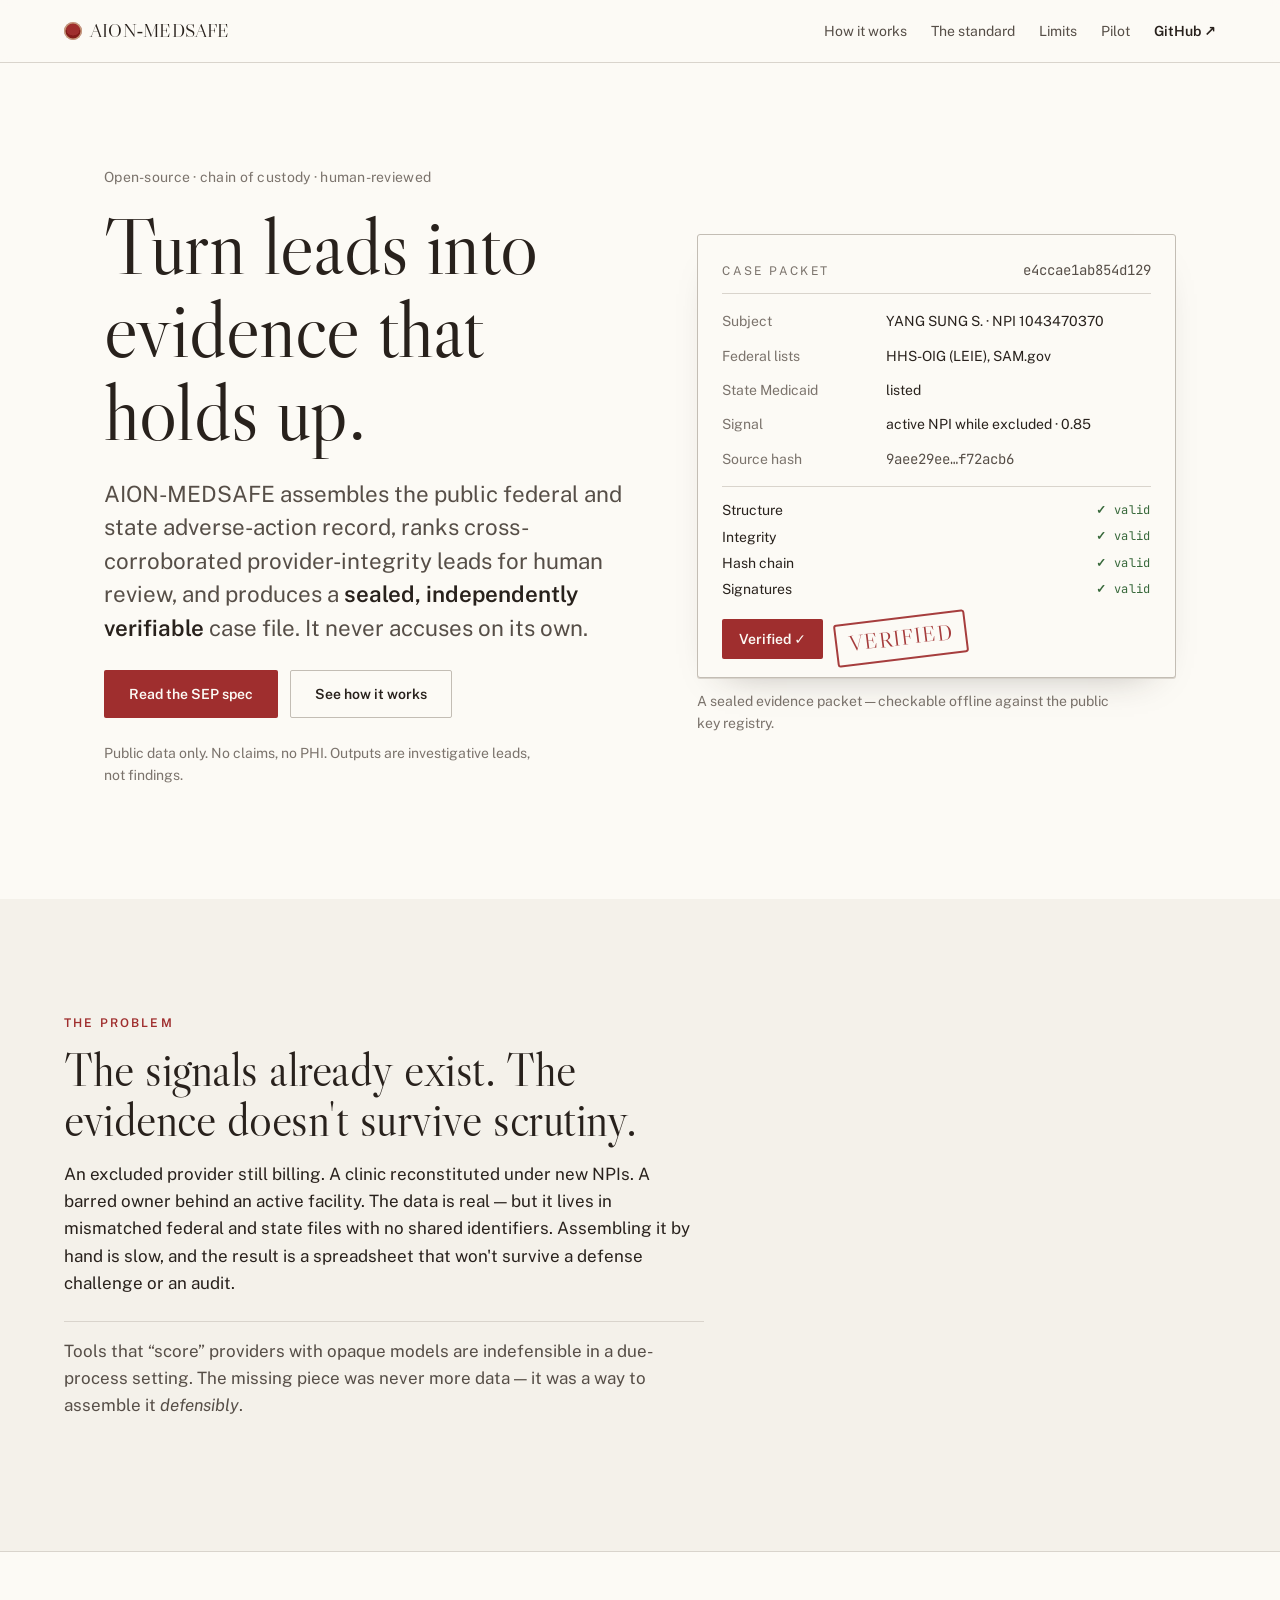
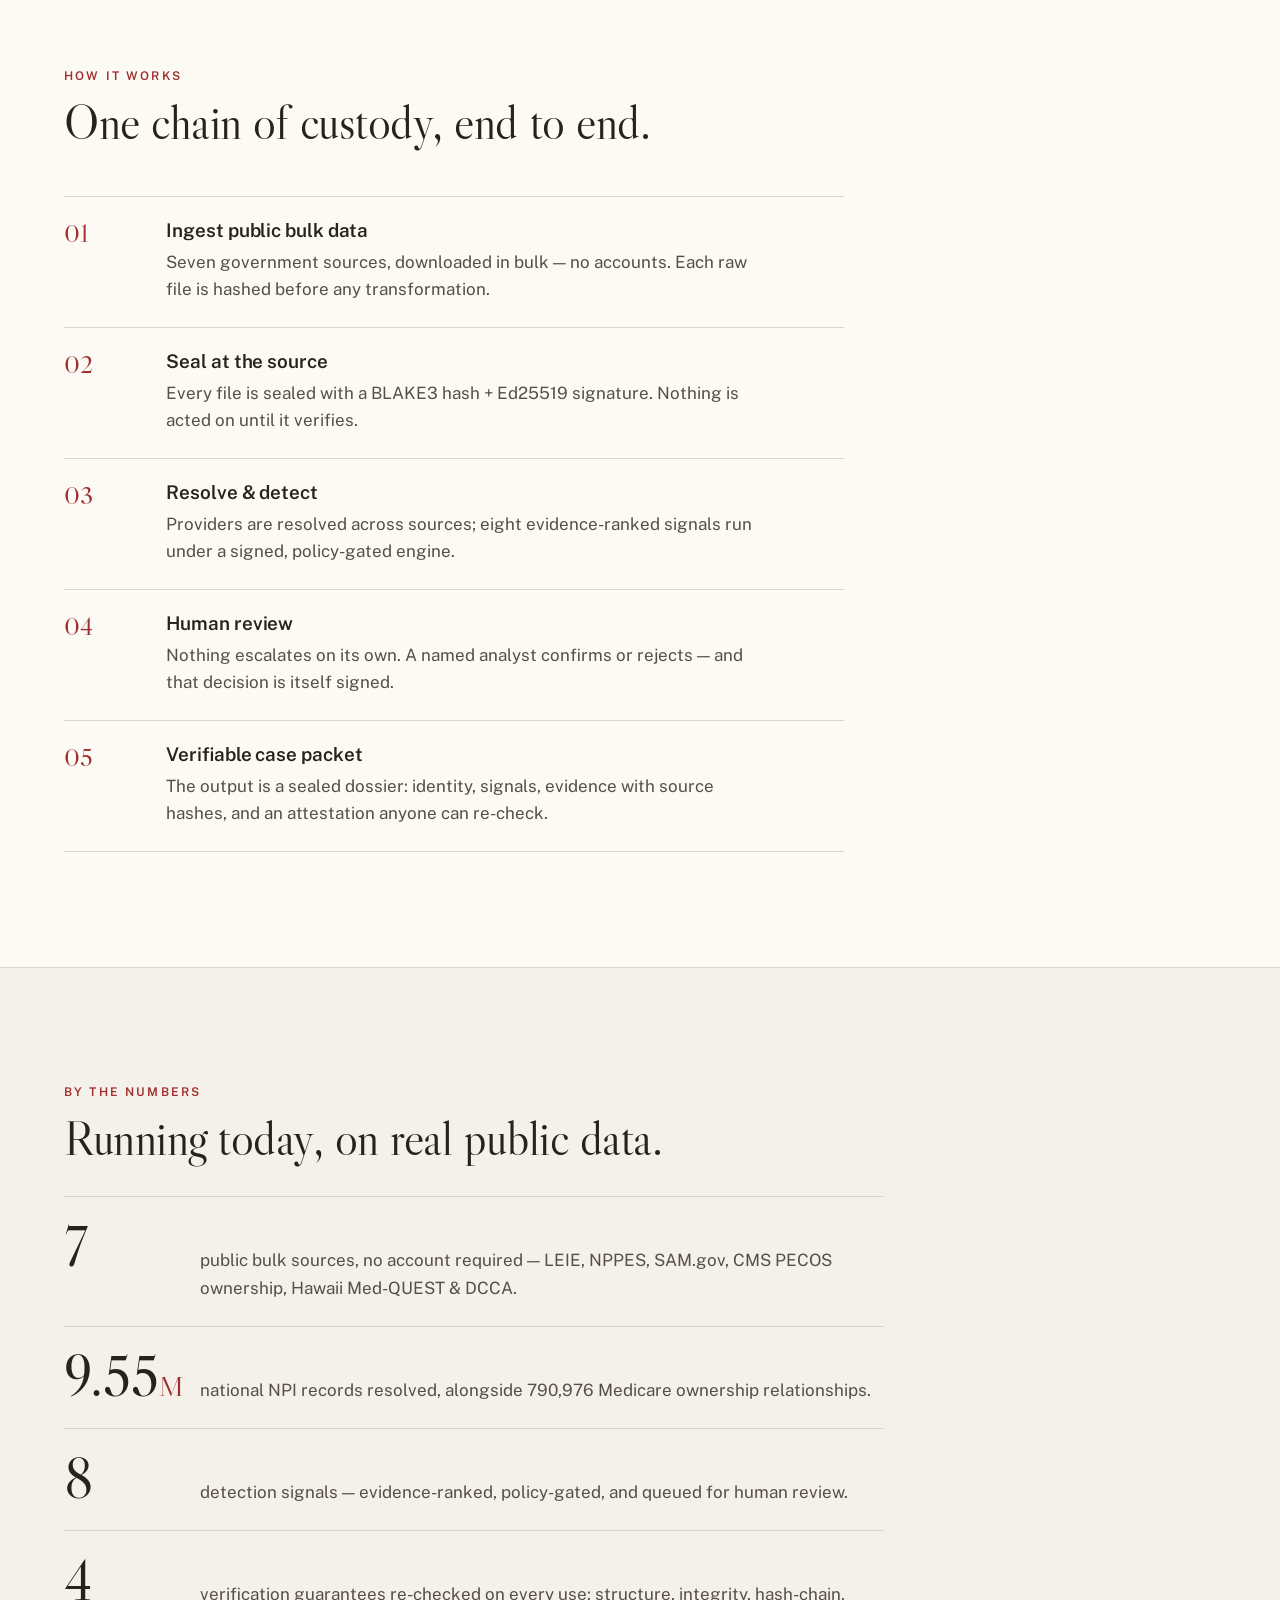
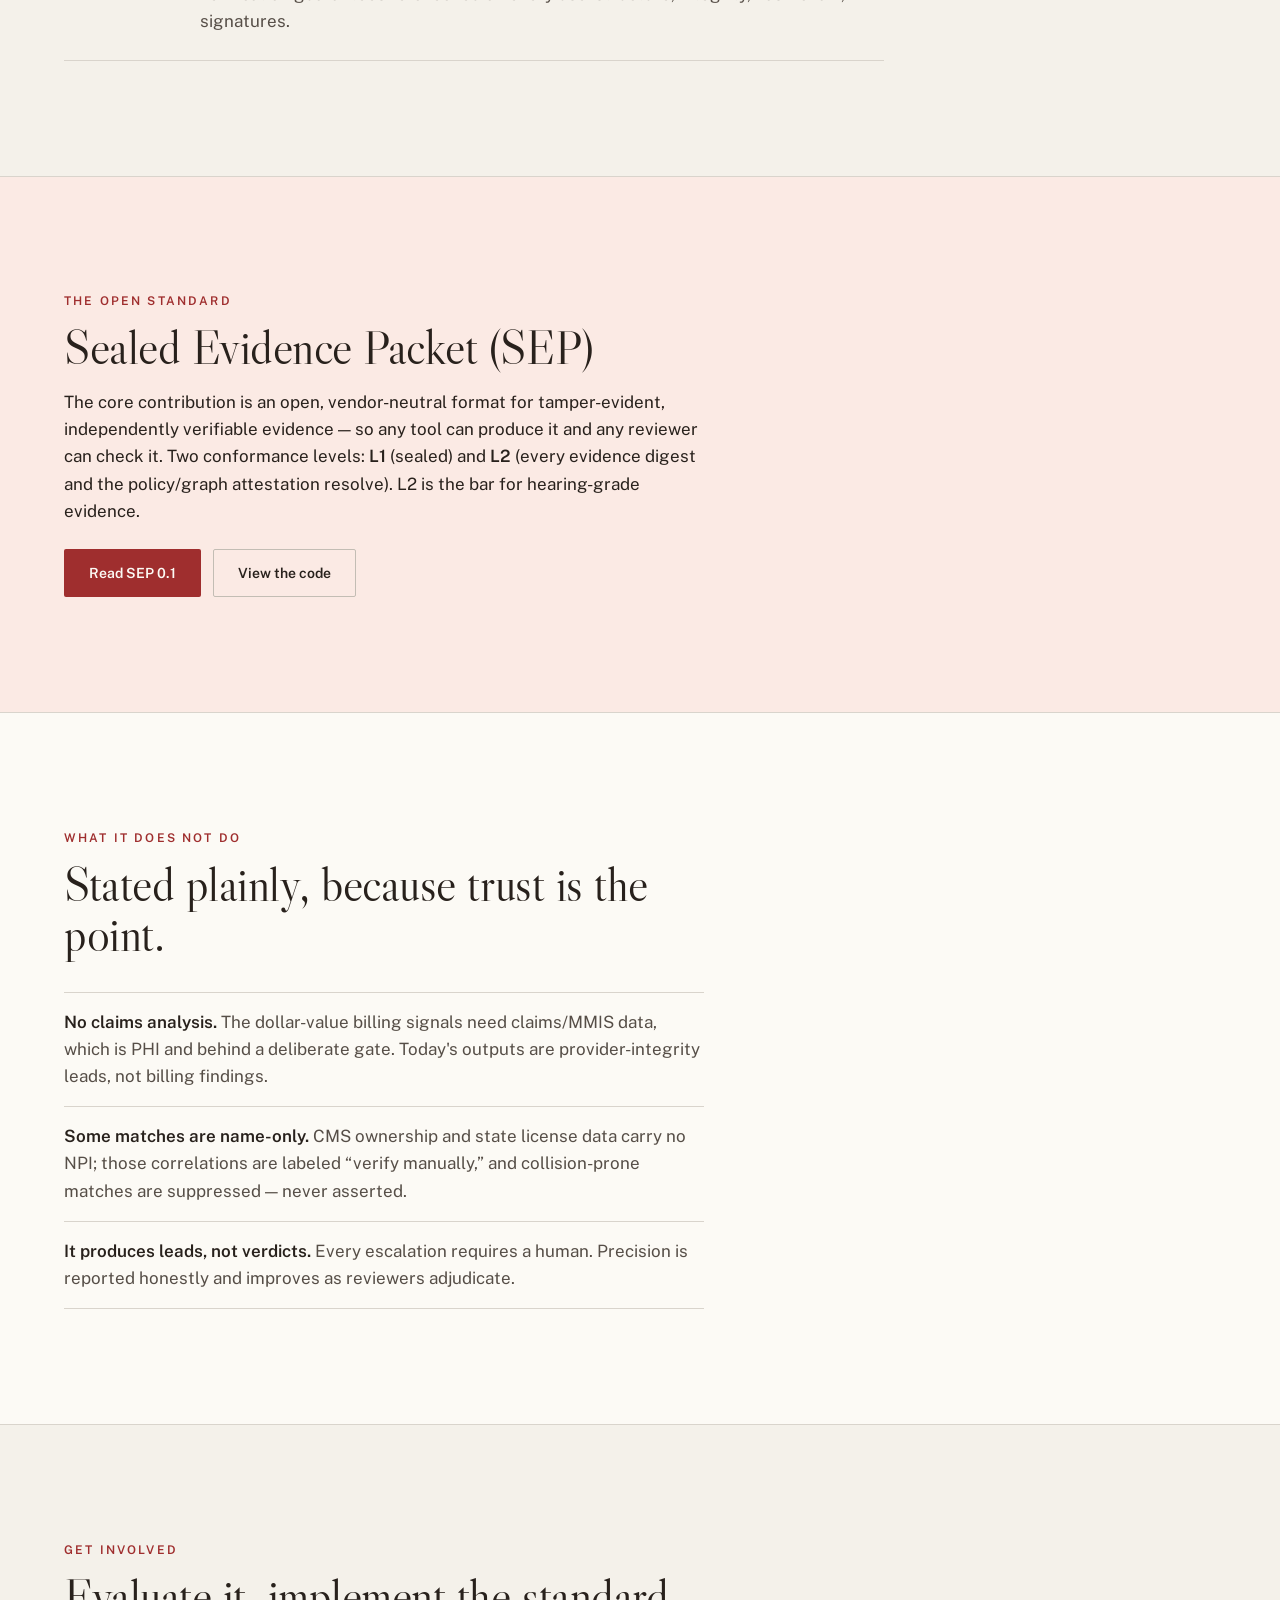
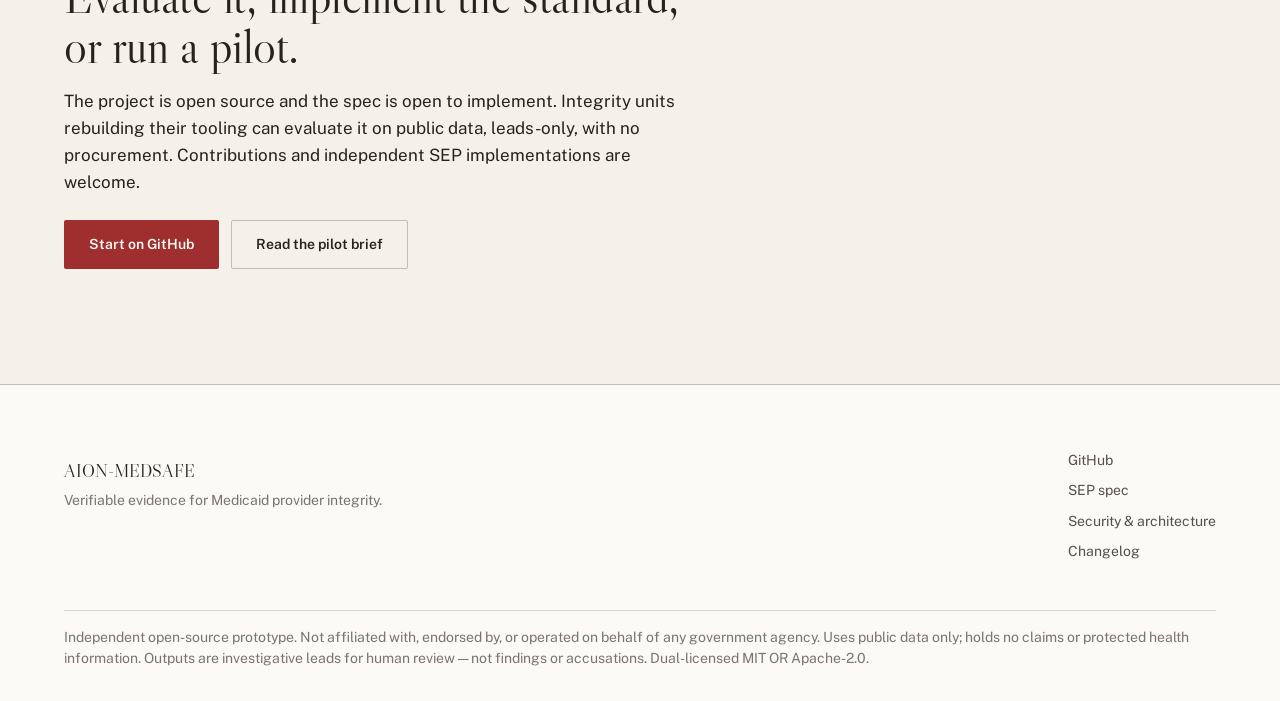
<file: docs/site/index.html>
<!doctype html>
<html lang="en">
<head>
  <meta charset="utf-8">
  <meta name="viewport" content="width=device-width, initial-scale=1">
  <title>AION-MEDSAFE — verifiable evidence for Medicaid integrity</title>
  <meta name="description" content="Turn investigative leads into court-defensible, independently verifiable evidence. An open-source, chain-of-custody system for Medicaid provider integrity — sealed, signed, and checkable by anyone. Never accuses on its own.">
  <meta name="theme-color" content="#f5f1e8">
  <meta name="author" content="AION-MEDSAFE contributors">
  <meta name="robots" content="index, follow, max-image-preview:large">
  <meta name="keywords" content="Medicaid fraud detection, Medicaid program integrity, healthcare fraud, fraud prevention, fraud waste and abuse, chain of custody, cryptographic provenance, tamper-evident evidence, court-defensible evidence, BLAKE3, Ed25519, provider exclusion screening, LEIE, NPPES, SAM.gov exclusions, CMS PECOS ownership, MFCU, provider integrity, open source, Rust, govtech, civic tech, compliance, audit, data integrity">
  <link rel="canonical" href="https://aion-context.github.io/aion-medsafe/">

  <!-- Open Graph / Twitter -->
  <meta property="og:type" content="website">
  <meta property="og:site_name" content="AION-MEDSAFE">
  <meta property="og:locale" content="en_US">
  <meta property="og:title" content="AION-MEDSAFE — verifiable evidence for Medicaid integrity">
  <meta property="og:description" content="Turn investigative leads into court-defensible, independently verifiable evidence. Open-source, sealed chain of custody. Leads for human review — not accusations.">
  <meta property="og:url" content="https://aion-context.github.io/aion-medsafe/">
  <meta property="og:image" content="https://aion-context.github.io/aion-medsafe/og.png">
  <meta property="og:image:alt" content="AION-MEDSAFE — turn leads into evidence that holds up. Sealed, signed, independently verifiable.">
  <meta name="twitter:card" content="summary_large_image">
  <meta name="twitter:title" content="AION-MEDSAFE — verifiable evidence for Medicaid integrity">
  <meta name="twitter:description" content="Open-source, sealed chain of custody for Medicaid provider integrity. Leads for human review — not accusations.">
  <meta name="twitter:image" content="https://aion-context.github.io/aion-medsafe/og.png">

  <!-- Structured data (schema.org) -->
  <script type="application/ld+json">
  {
    "@context": "https://schema.org",
    "@graph": [
      {
        "@type": "WebSite",
        "@id": "https://aion-context.github.io/aion-medsafe/#website",
        "name": "AION-MEDSAFE",
        "url": "https://aion-context.github.io/aion-medsafe/",
        "description": "Open-source, cryptographic chain-of-custody for Medicaid provider integrity — court-defensible, independently verifiable evidence."
      },
      {
        "@type": "SoftwareApplication",
        "name": "AION-MEDSAFE",
        "applicationCategory": "SecurityApplication",
        "operatingSystem": "Linux",
        "url": "https://aion-context.github.io/aion-medsafe/",
        "codeRepository": "https://github.com/aion-context/aion-medsafe",
        "description": "Assembles public federal and state adverse-action data into court-defensible, independently verifiable evidence packets for Medicaid provider integrity. Tamper-evident (BLAKE3 + Ed25519), policy-gated, human-reviewed — it never accuses autonomously.",
        "programmingLanguage": ["Rust", "Python"],
        "license": "https://www.apache.org/licenses/LICENSE-2.0",
        "isAccessibleForFree": true,
        "offers": { "@type": "Offer", "price": "0", "priceCurrency": "USD" },
        "keywords": "Medicaid fraud, program integrity, chain of custody, provenance, tamper-evident evidence, exclusion screening, govtech",
        "author": { "@type": "Organization", "name": "AION-MEDSAFE", "url": "https://github.com/aion-context/aion-medsafe" }
      }
    ]
  }
  </script>

  <link rel="icon" href="favicon.svg" type="image/svg+xml">
  <link rel="preconnect" href="https://fonts.googleapis.com">
  <link rel="preconnect" href="https://fonts.gstatic.com" crossorigin>
  <link href="https://fonts.googleapis.com/css2?family=Libre+Caslon+Display&family=Public+Sans:ital,wght@0,400;0,500;0,600;0,700;1,400&family=JetBrains+Mono:wght@400;500&display=swap" rel="stylesheet">
  <link rel="stylesheet" href="styles.css">
</head>
<body>
  <a class="skip" href="#main">Skip to content</a>

  <header class="site-head">
    <a class="brand" href="#top" aria-label="AION-MEDSAFE home">
      <span class="seal-mark" aria-hidden="true"></span>
      <span class="brand-word">AION&#8209;MEDSAFE</span>
    </a>
    <nav class="nav" aria-label="Primary">
      <a href="#how">How it works</a>
      <a href="#standard">The standard</a>
      <a href="#limits">Limits</a>
      <a href="#pilot">Pilot</a>
      <a class="nav-repo" href="https://github.com/aion-context/aion-medsafe">GitHub&#8201;&#8599;</a>
    </nav>
  </header>

  <main id="main">
    <span id="top"></span>

    <!-- HERO -->
    <section class="hero" aria-labelledby="hero-h">
      <div class="hero-copy reveal">
        <p class="kicker">Open-source &middot; chain of custody &middot; human-reviewed</p>
        <h1 id="hero-h">Turn leads into evidence that holds up.</h1>
        <p class="lede">
          AION-MEDSAFE assembles the public federal and state adverse-action record,
          ranks cross-corroborated provider-integrity leads for human review, and
          produces a <strong>sealed, independently verifiable</strong> case file.
          It never accuses on its own.
        </p>
        <div class="cta-row">
          <a class="btn btn-seal" href="https://github.com/aion-context/aion-medsafe/blob/main/docs/spec/sealed-evidence-packet.md">Read the SEP&nbsp;spec</a>
          <a class="btn btn-quiet" href="#how">See how it works</a>
        </div>
        <p class="hero-foot">Public data only. No claims, no PHI. Outputs are investigative leads, not findings.</p>
      </div>

      <!-- Signature moment: a real sealed packet you can verify -->
      <figure class="packet reveal" aria-labelledby="packet-cap">
        <div class="packet-doc" id="packet">
          <header class="packet-head">
            <span class="packet-type">CASE PACKET</span>
            <span class="packet-id">e4ccae1ab854d129</span>
          </header>
          <dl class="packet-fields">
            <div><dt>Subject</dt><dd>YANG SUNG S. &middot; NPI 1043470370</dd></div>
            <div><dt>Federal lists</dt><dd>HHS-OIG (LEIE), SAM.gov</dd></div>
            <div><dt>State Medicaid</dt><dd>listed</dd></div>
            <div><dt>Signal</dt><dd>active NPI while excluded &middot; 0.85</dd></div>
            <div><dt>Source hash</dt><dd class="mono hash">9aee29ee…f72acb6</dd></div>
          </dl>
          <ul class="guarantees" aria-label="Verification guarantees">
            <li data-g><span class="g-name">Structure</span><span class="g-state">pending</span></li>
            <li data-g><span class="g-name">Integrity</span><span class="g-state">pending</span></li>
            <li data-g><span class="g-name">Hash&nbsp;chain</span><span class="g-state">pending</span></li>
            <li data-g><span class="g-name">Signatures</span><span class="g-state">pending</span></li>
          </ul>
          <div class="packet-action">
            <button type="button" id="verify-btn" class="btn btn-seal btn-sm">Verify this packet</button>
            <span class="stamp" id="stamp" aria-hidden="true">VERIFIED</span>
          </div>
        </div>
        <figcaption id="packet-cap">A sealed evidence packet — checkable offline against the public key registry.</figcaption>
      </figure>
    </section>

    <!-- PROBLEM -->
    <section class="band problem" aria-labelledby="prob-h">
      <div class="measure reveal">
        <p class="section-tag">The problem</p>
        <h2 id="prob-h">The signals already exist. The evidence doesn't survive scrutiny.</h2>
        <p>
          An excluded provider still billing. A clinic reconstituted under new NPIs.
          A barred owner behind an active facility. The data is real — but it lives in
          mismatched federal and state files with no shared identifiers. Assembling it
          by hand is slow, and the result is a spreadsheet that won't survive a defense
          challenge or an audit.
        </p>
        <p class="aside">
          Tools that &ldquo;score&rdquo; providers with opaque models are indefensible
          in a due-process setting. The missing piece was never more data — it was a way
          to assemble it <em>defensibly</em>.
        </p>
      </div>
    </section>

    <!-- HOW IT WORKS -->
    <section class="band" id="how" aria-labelledby="how-h">
      <div class="measure">
        <p class="section-tag">How it works</p>
        <h2 id="how-h">One chain of custody, end to end.</h2>
      </div>
      <ol class="ledger" aria-label="Provenance chain">
        <li class="reveal"><span class="step-no">01</span>
          <div class="step-body">
            <h3>Ingest public bulk data</h3>
            <p>Seven government sources, downloaded in bulk — no accounts. Each raw file is hashed before any transformation.</p>
          </div>
        </li>
        <li class="reveal"><span class="step-no">02</span>
          <div class="step-body">
            <h3>Seal at the source</h3>
            <p>Every file is sealed with a BLAKE3 hash + Ed25519 signature. Nothing is acted on until it verifies.</p>
          </div>
        </li>
        <li class="reveal"><span class="step-no">03</span>
          <div class="step-body">
            <h3>Resolve &amp; detect</h3>
            <p>Providers are resolved across sources; eight evidence-ranked signals run under a signed, policy-gated engine.</p>
          </div>
        </li>
        <li class="reveal"><span class="step-no">04</span>
          <div class="step-body">
            <h3>Human review</h3>
            <p>Nothing escalates on its own. A named analyst confirms or rejects — and that decision is itself signed.</p>
          </div>
        </li>
        <li class="reveal"><span class="step-no">05</span>
          <div class="step-body">
            <h3>Verifiable case packet</h3>
            <p>The output is a sealed dossier: identity, signals, evidence with source hashes, and an attestation anyone can re-check.</p>
          </div>
        </li>
      </ol>
    </section>

    <!-- PROOF -->
    <section class="band proof" aria-labelledby="proof-h">
      <div class="measure reveal">
        <p class="section-tag">By the numbers</p>
        <h2 id="proof-h">Running today, on real public data.</h2>
      </div>
      <div class="figures">
        <p class="reveal"><span class="fig">7</span> public bulk sources, no account required — LEIE, NPPES, SAM.gov, CMS PECOS ownership, Hawaii Med-QUEST &amp; DCCA.</p>
        <p class="reveal"><span class="fig">9.55<span class="fig-unit">M</span></span> national NPI records resolved, alongside 790,976 Medicare ownership relationships.</p>
        <p class="reveal"><span class="fig">8</span> detection signals — evidence-ranked, policy-gated, and queued for human review.</p>
        <p class="reveal"><span class="fig">4</span> verification guarantees re-checked on every use: structure, integrity, hash-chain, signatures.</p>
      </div>
    </section>

    <!-- STANDARD -->
    <section class="band standard" id="standard" aria-labelledby="std-h">
      <div class="measure reveal">
        <p class="section-tag">The open standard</p>
        <h2 id="std-h">Sealed Evidence Packet (SEP)</h2>
        <p>
          The core contribution is an open, vendor-neutral format for tamper-evident,
          independently verifiable evidence — so any tool can produce it and any
          reviewer can check it. Two conformance levels: <strong>L1</strong> (sealed)
          and <strong>L2</strong> (every evidence digest and the policy/graph
          attestation resolve). L2 is the bar for hearing-grade evidence.
        </p>
        <div class="cta-row">
          <a class="btn btn-seal" href="https://github.com/aion-context/aion-medsafe/blob/main/docs/spec/sealed-evidence-packet.md">Read SEP&nbsp;0.1</a>
          <a class="btn btn-quiet" href="https://github.com/aion-context/aion-medsafe">View the code</a>
        </div>
      </div>
    </section>

    <!-- LIMITS (credibility) -->
    <section class="band limits" id="limits" aria-labelledby="lim-h">
      <div class="measure reveal">
        <p class="section-tag">What it does not do</p>
        <h2 id="lim-h">Stated plainly, because trust is the point.</h2>
        <ul class="plain-list">
          <li><strong>No claims analysis.</strong> The dollar-value billing signals need claims/MMIS data, which is PHI and behind a deliberate gate. Today's outputs are provider-integrity leads, not billing findings.</li>
          <li><strong>Some matches are name-only.</strong> CMS ownership and state license data carry no NPI; those correlations are labeled &ldquo;verify manually,&rdquo; and collision-prone matches are suppressed — never asserted.</li>
          <li><strong>It produces leads, not verdicts.</strong> Every escalation requires a human. Precision is reported honestly and improves as reviewers adjudicate.</li>
        </ul>
      </div>
    </section>

    <!-- PILOT -->
    <section class="band pilot" id="pilot" aria-labelledby="pilot-h">
      <div class="measure reveal">
        <p class="section-tag">Get involved</p>
        <h2 id="pilot-h">Evaluate it, implement the standard, or run a pilot.</h2>
        <p>
          The project is open source and the spec is open to implement. Integrity units
          rebuilding their tooling can evaluate it on public data, leads-only, with no
          procurement. Contributions and independent SEP implementations are welcome.
        </p>
        <div class="cta-row">
          <a class="btn btn-seal" href="https://github.com/aion-context/aion-medsafe">Start on GitHub</a>
          <a class="btn btn-quiet" href="https://github.com/aion-context/aion-medsafe/blob/main/docs/med-quest-mfcu-brief.md">Read the pilot brief</a>
        </div>
      </div>
    </section>
  </main>

  <footer class="site-foot">
    <div class="foot-grid">
      <div>
        <span class="seal-mark" aria-hidden="true"></span>
        <p class="foot-word">AION-MEDSAFE</p>
        <p class="foot-note">Verifiable evidence for Medicaid provider integrity.</p>
      </div>
      <nav aria-label="Footer">
        <a href="https://github.com/aion-context/aion-medsafe">GitHub</a>
        <a href="https://github.com/aion-context/aion-medsafe/blob/main/docs/spec/sealed-evidence-packet.md">SEP spec</a>
        <a href="https://github.com/aion-context/aion-medsafe/blob/main/docs/med-quest-mfcu-tech-appendix.md">Security &amp; architecture</a>
        <a href="https://github.com/aion-context/aion-medsafe/blob/main/CHANGELOG.md">Changelog</a>
      </nav>
    </div>
    <p class="disclaimer">
      Independent open-source prototype. Not affiliated with, endorsed by, or operated
      on behalf of any government agency. Uses public data only; holds no claims or
      protected health information. Outputs are investigative leads for human review —
      not findings or accusations. Dual-licensed MIT OR Apache-2.0.
    </p>
  </footer>

  <script src="app.js" defer></script>
</body>
</html>
</file>
<file: docs/site/styles.css>
/* AION-MEDSAFE — "The Sealed Record". Light institutional / official-record. */

:root {
  /* Palette — warm paper + warm ink + one oxblood wax-seal signal (OKLCH). */
  --paper:        oklch(0.984 0.006 85);   /* warm off-white, never #fff */
  --paper-2:      oklch(0.958 0.009 84);   /* recessed surface */
  --paper-3:      oklch(0.928 0.012 83);   /* deeper surface / wells */
  --ink:          oklch(0.255 0.014 60);   /* warm near-black, never #000 */
  --ink-2:        oklch(0.430 0.016 62);   /* secondary text */
  --ink-3:        oklch(0.560 0.014 64);   /* tertiary / captions */
  --rule:         oklch(0.872 0.012 80);   /* hairlines */
  --rule-strong:  oklch(0.800 0.014 74);
  --seal:         oklch(0.475 0.150 25);   /* oxblood wax seal — the signal */
  --seal-deep:    oklch(0.405 0.140 27);
  --seal-tint:    oklch(0.948 0.020 38);   /* faint seal wash */
  --verify:       oklch(0.470 0.090 145);  /* muted forester green — ✓ only */

  --font-display: "Libre Caslon Display", Georgia, "Times New Roman", serif;
  --font-body: "Public Sans", system-ui, -apple-system, sans-serif;
  --font-mono: "JetBrains Mono", ui-monospace, "SFMono-Regular", monospace;

  /* 4pt spacing scale, semantic */
  --space-xs: 4px;  --space-sm: 8px;  --space-md: 12px; --space-lg: 16px;
  --space-xl: 24px; --space-2xl: 32px; --space-3xl: 48px; --space-4xl: 64px;
  --space-5xl: 96px; --space-6xl: 144px;

  /* Modular type scale (~1.28), fluid headings */
  --t-h1: clamp(2.6rem, 1.6rem + 4.6vw, 5rem);
  --t-h2: clamp(1.85rem, 1.3rem + 2.4vw, 3rem);
  --t-h3: 1.18rem;
  --t-lede: clamp(1.12rem, 1.02rem + 0.5vw, 1.4rem);
  --t-body: 1.0625rem;
  --t-small: 0.875rem;
  --t-micro: 0.75rem;

  --measure: 64ch;
  --maxw: 1200px;
  --ease: cubic-bezier(0.22, 1, 0.36, 1); /* ease-out-quint */
}

* { box-sizing: border-box; }
html { scroll-behavior: smooth; -webkit-text-size-adjust: 100%; }
@media (prefers-reduced-motion: reduce) { html { scroll-behavior: auto; } }

body {
  margin: 0;
  background: var(--paper);
  color: var(--ink);
  font-family: var(--font-body);
  font-size: var(--t-body);
  line-height: 1.6;
  font-feature-settings: "kern", "liga", "calt";
  -webkit-font-smoothing: antialiased;
  text-rendering: optimizeLegibility;
}

h1, h2, h3 { font-family: var(--font-display); font-weight: 400; line-height: 1.04; letter-spacing: -0.01em; }
h1 { font-size: var(--t-h1); margin: 0 0 var(--space-xl); }
h2 { font-size: var(--t-h2); margin: 0 0 var(--space-lg); }
h3 { font-family: var(--font-body); font-weight: 600; font-size: var(--t-h3); letter-spacing: -0.005em; margin: 0 0 var(--space-sm); }
p { margin: 0 0 var(--space-lg); }
a { color: var(--ink); text-decoration-color: var(--rule-strong); text-underline-offset: 3px; }
a:hover { text-decoration-color: var(--seal); }
strong { font-weight: 600; }
.mono { font-family: var(--font-mono); }
.measure { max-width: var(--measure); }

.skip {
  position: absolute; left: -999px; top: 0; background: var(--ink); color: var(--paper);
  padding: var(--space-sm) var(--space-md); z-index: 10;
}
.skip:focus { left: var(--space-md); top: var(--space-md); }

:where(a, button):focus-visible {
  outline: 2px solid var(--seal); outline-offset: 3px; border-radius: 1px;
}

/* ---- Header ---- */
.site-head {
  position: sticky; top: 0; z-index: 5;
  display: flex; align-items: center; justify-content: space-between;
  gap: var(--space-lg);
  padding: var(--space-lg) clamp(var(--space-lg), 5vw, var(--space-4xl));
  background: color-mix(in oklch, var(--paper) 86%, transparent);
  backdrop-filter: blur(6px);
  border-bottom: 1px solid var(--rule);
}
.brand { display: inline-flex; align-items: center; gap: var(--space-sm); text-decoration: none; }
.brand-word { font-family: var(--font-display); font-size: 1.18rem; letter-spacing: 0.01em; }
.seal-mark {
  width: 18px; height: 18px; border-radius: 50%;
  background: radial-gradient(circle at 50% 38%, var(--seal) 0 46%, transparent 47%),
              var(--seal-deep);
  box-shadow: inset 0 0 0 1.5px color-mix(in oklch, var(--paper) 55%, var(--seal-deep));
  flex: none;
}
.nav { display: flex; align-items: center; gap: clamp(var(--space-md), 2vw, var(--space-xl)); }
.nav a { font-size: var(--t-small); text-decoration: none; color: var(--ink-2); }
.nav a:hover { color: var(--ink); }
.nav-repo { color: var(--ink) !important; font-weight: 600; }
@media (max-width: 680px) {
  .nav a:not(.nav-repo) { display: none; }
}

/* ---- Layout shell ---- */
.band { padding: clamp(var(--space-4xl), 9vw, var(--space-6xl)) clamp(var(--space-lg), 5vw, var(--space-4xl)); scroll-margin-top: 80px; }
.band + .band { border-top: 1px solid var(--rule); }
.section-tag {
  font-size: var(--t-micro); letter-spacing: 0.18em; text-transform: uppercase;
  color: var(--seal); margin: 0 0 var(--space-md); font-weight: 600;
}
.measure { margin-inline: 0; }

/* ---- Hero ---- */
.hero {
  display: grid; grid-template-columns: 1.05fr 0.95fr; gap: clamp(var(--space-2xl), 5vw, var(--space-5xl));
  align-items: center;
  padding: clamp(var(--space-4xl), 8vw, 120px) clamp(var(--space-lg), 5vw, var(--space-4xl)) var(--space-5xl);
  max-width: var(--maxw); margin-inline: auto;
}
.kicker { font-size: var(--t-small); color: var(--ink-3); letter-spacing: 0.02em; margin: 0 0 var(--space-lg); }
.hero-copy h1 { max-width: 14ch; }
.lede { font-size: var(--t-lede); color: var(--ink-2); max-width: 46ch; line-height: 1.5; }
.lede strong { color: var(--ink); }
.cta-row { display: flex; flex-wrap: wrap; gap: var(--space-md); margin-top: var(--space-xl); }
.hero-foot { font-size: var(--t-small); color: var(--ink-3); margin-top: var(--space-xl); max-width: 48ch; }

.btn {
  display: inline-flex; align-items: center; justify-content: center;
  font: inherit; font-weight: 600; font-size: var(--t-small);
  padding: var(--space-md) var(--space-xl); border-radius: 2px;
  text-decoration: none; cursor: pointer; border: 1px solid transparent;
  transition: transform 0.18s var(--ease), background-color 0.18s var(--ease), color 0.18s var(--ease);
}
.btn-sm { padding: var(--space-sm) var(--space-lg); }
.btn-seal { background: var(--seal); color: var(--paper); }
.btn-seal:hover { background: var(--seal-deep); transform: translateY(-1px); }
.btn-quiet { background: transparent; color: var(--ink); border-color: var(--rule-strong); }
.btn-quiet:hover { border-color: var(--ink); transform: translateY(-1px); }

/* ---- Packet artifact ---- */
.packet { margin: 0; }
.packet-doc {
  background: var(--paper);
  border: 1px solid var(--rule-strong);
  border-radius: 3px;
  padding: var(--space-xl) var(--space-xl) var(--space-lg);
  box-shadow: 0 1px 0 var(--rule), 0 18px 40px -28px color-mix(in oklch, var(--ink) 40%, transparent);
  position: relative;
}
.packet-head {
  display: flex; align-items: baseline; justify-content: space-between;
  gap: var(--space-md); padding-bottom: var(--space-md); border-bottom: 1px solid var(--rule);
}
.packet-type { font-size: var(--t-micro); letter-spacing: 0.2em; color: var(--ink-3); }
.packet-id { font-family: var(--font-mono); font-size: var(--t-small); color: var(--ink-2); }
.packet-fields { margin: var(--space-md) 0; display: grid; gap: var(--space-xs); }
.packet-fields div { display: grid; grid-template-columns: 9.5rem 1fr; gap: var(--space-md); padding: var(--space-xs) 0; }
.packet-fields dt { color: var(--ink-3); font-size: var(--t-small); }
.packet-fields dd { margin: 0; font-size: var(--t-small); }
.hash { color: var(--ink-2); }

.guarantees { list-style: none; margin: var(--space-md) 0 0; padding: var(--space-md) 0 0; border-top: 1px solid var(--rule); display: grid; gap: var(--space-xs); }
.guarantees li { display: flex; align-items: center; justify-content: space-between; font-size: var(--t-small); }
.g-name { color: var(--ink-2); }
.g-state { font-family: var(--font-mono); font-size: var(--t-micro); letter-spacing: 0.04em; color: var(--ink-3); }
.guarantees li[data-ok] .g-state { color: var(--verify); }
.guarantees li[data-ok] .g-name { color: var(--ink); }
.guarantees li[data-ok] .g-state::before { content: "\2713\00a0"; font-weight: 700; }

.packet-action { display: flex; align-items: center; gap: var(--space-md); margin-top: var(--space-lg); min-height: 44px; }
.stamp {
  font-family: var(--font-display); font-size: 1.35rem; letter-spacing: 0.06em;
  color: var(--seal); border: 2px solid var(--seal); border-radius: 3px;
  padding: 2px var(--space-md); transform: rotate(-7deg) scale(0.6); opacity: 0;
  transition: opacity 0.3s var(--ease), transform 0.45s var(--ease);
}
.stamp.show { opacity: 0.92; transform: rotate(-7deg) scale(1); }
.packet figcaption { font-size: var(--t-small); color: var(--ink-3); margin-top: var(--space-md); max-width: 46ch; }

@media (max-width: 900px) {
  .hero { grid-template-columns: 1fr; }
  .packet { max-width: 30rem; }
}

/* ---- Problem ---- */
.problem { background: var(--paper-2); }
.problem .aside { color: var(--ink-2); border-top: 1px solid var(--rule); padding-top: var(--space-lg); margin-top: var(--space-xl); max-width: var(--measure); }

/* ---- Ledger (how it works) ---- */
.ledger { list-style: none; counter-reset: none; margin: var(--space-3xl) 0 0; padding: 0; max-width: 78ch; }
.ledger li {
  display: grid; grid-template-columns: 4rem 1fr; gap: clamp(var(--space-lg), 3vw, var(--space-3xl));
  padding: var(--space-xl) 0; border-top: 1px solid var(--rule); align-items: start;
}
.ledger li:last-child { border-bottom: 1px solid var(--rule); }
.step-no { font-family: var(--font-display); font-size: 1.6rem; color: var(--seal); line-height: 1; }
.ledger p { margin: 0; color: var(--ink-2); max-width: 60ch; }

/* ---- Proof ---- */
.proof { background: var(--paper-2); }
.figures { display: grid; gap: 0; margin-top: var(--space-2xl); max-width: 82ch; }
.figures p {
  display: grid; grid-template-columns: 6.5rem 1fr; gap: clamp(var(--space-lg), 3vw, var(--space-2xl));
  align-items: baseline; margin: 0; padding: var(--space-xl) 0; border-top: 1px solid var(--rule);
  color: var(--ink-2);
}
.figures p:last-child { border-bottom: 1px solid var(--rule); }
.fig { font-family: var(--font-display); font-size: clamp(2.4rem, 1.6rem + 2.4vw, 3.6rem); color: var(--ink); line-height: 0.9; }
.fig-unit { font-size: 0.5em; color: var(--seal); }

/* ---- Standard ---- */
.standard { background: var(--seal-tint); }
.standard .cta-row { margin-top: var(--space-xl); }

/* ---- Limits ---- */
.plain-list { list-style: none; margin: var(--space-2xl) 0 0; padding: 0; max-width: 72ch; display: grid; gap: 0; }
.plain-list li { padding: var(--space-lg) 0; border-top: 1px solid var(--rule); color: var(--ink-2); }
.plain-list li:last-child { border-bottom: 1px solid var(--rule); }
.plain-list strong { color: var(--ink); }

/* ---- Pilot ---- */
.pilot { background: var(--paper-2); }
.pilot .cta-row { margin-top: var(--space-xl); }

/* ---- Footer ---- */
.site-foot { padding: var(--space-4xl) clamp(var(--space-lg), 5vw, var(--space-4xl)) var(--space-2xl); border-top: 1px solid var(--rule-strong); background: var(--paper); }
.foot-grid { display: flex; flex-wrap: wrap; gap: var(--space-3xl); justify-content: space-between; max-width: var(--maxw); margin-inline: auto; }
.foot-word { font-family: var(--font-display); font-size: 1.1rem; margin: var(--space-sm) 0 var(--space-xs); }
.foot-note { color: var(--ink-3); font-size: var(--t-small); margin: 0; }
.site-foot nav { display: grid; gap: var(--space-sm); }
.site-foot nav a { font-size: var(--t-small); color: var(--ink-2); text-decoration: none; }
.site-foot nav a:hover { color: var(--ink); text-decoration: underline; text-underline-offset: 3px; }
.disclaimer { max-width: var(--maxw); margin: var(--space-3xl) auto 0; padding-top: var(--space-lg); border-top: 1px solid var(--rule); color: var(--ink-3); font-size: var(--t-small); line-height: 1.5; }

/* ---- Reveal animation ---- */
.reveal { opacity: 0; transform: translateY(14px); transition: opacity 0.7s var(--ease), transform 0.7s var(--ease); }
.reveal.in { opacity: 1; transform: none; }
@media (prefers-reduced-motion: reduce) {
  .reveal { opacity: 1; transform: none; transition: none; }
  .stamp { transition: none; }
  .btn:hover { transform: none; }
}
</file>
